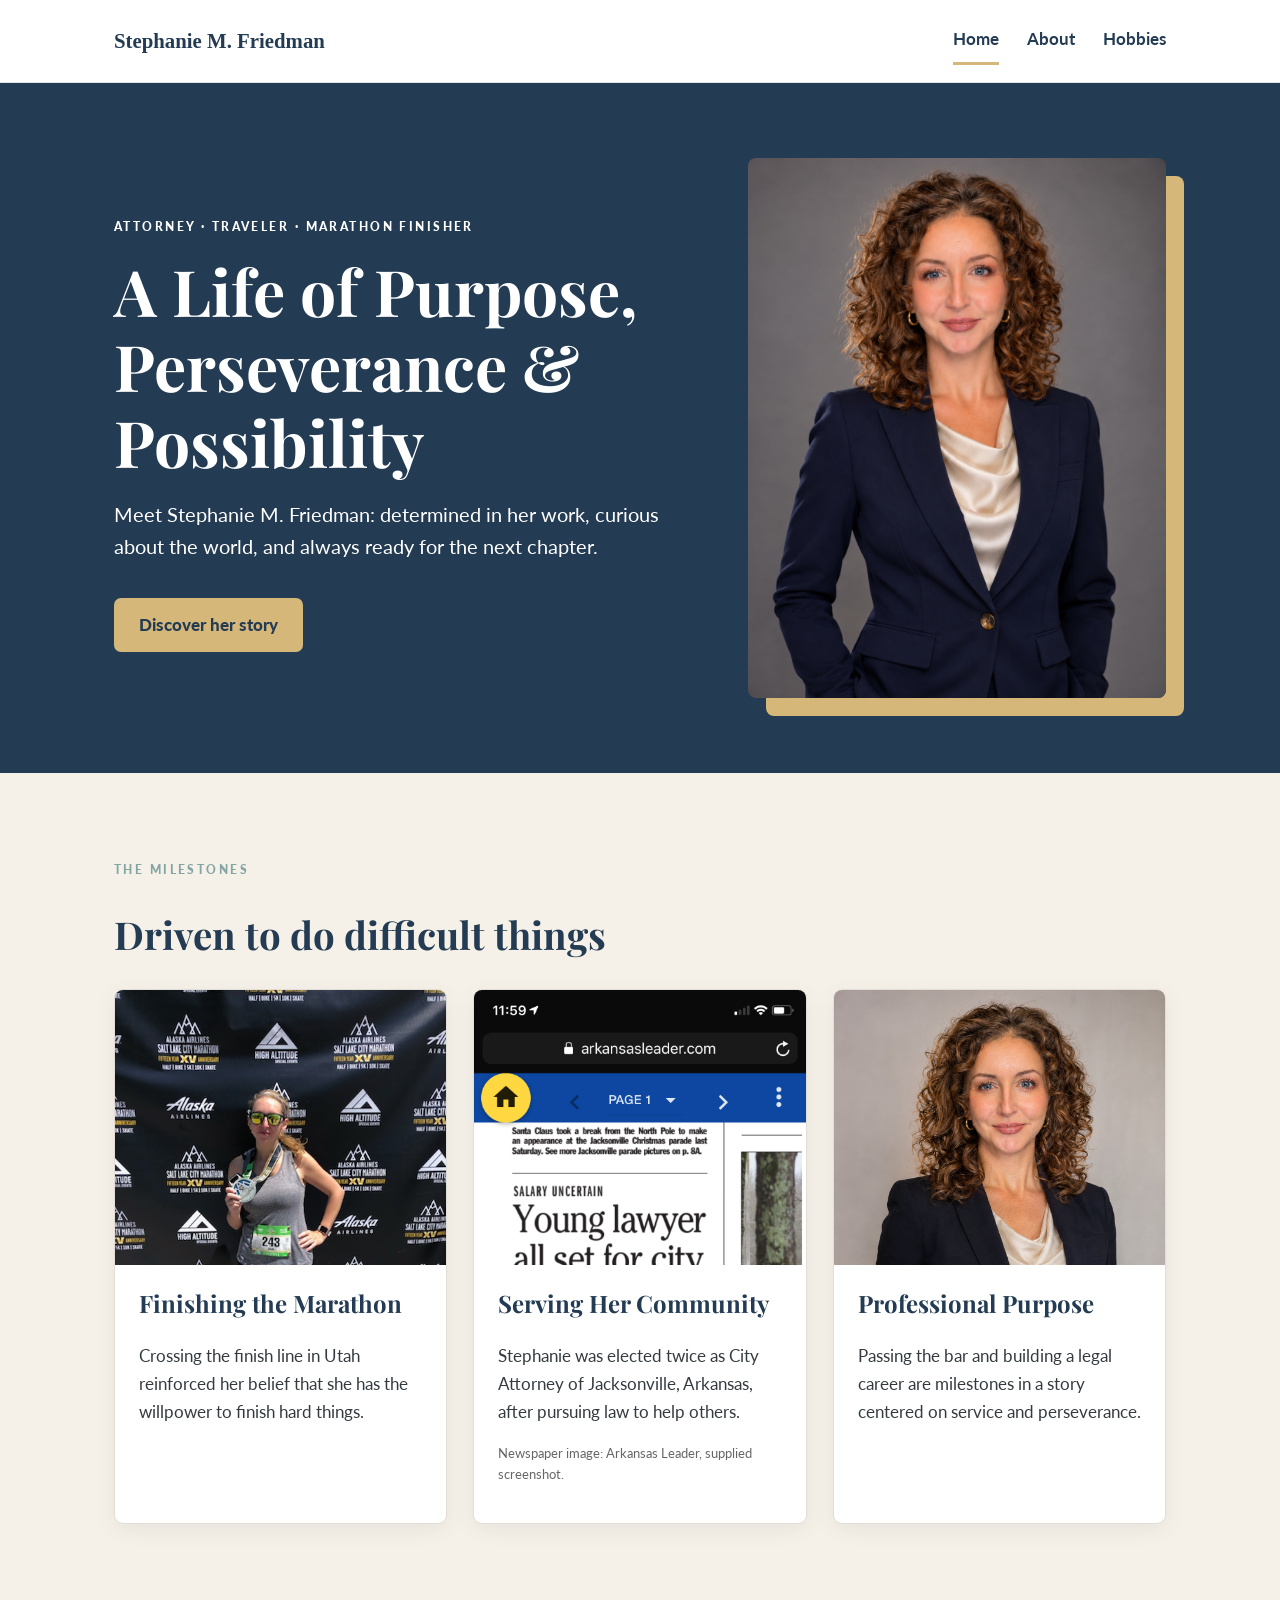
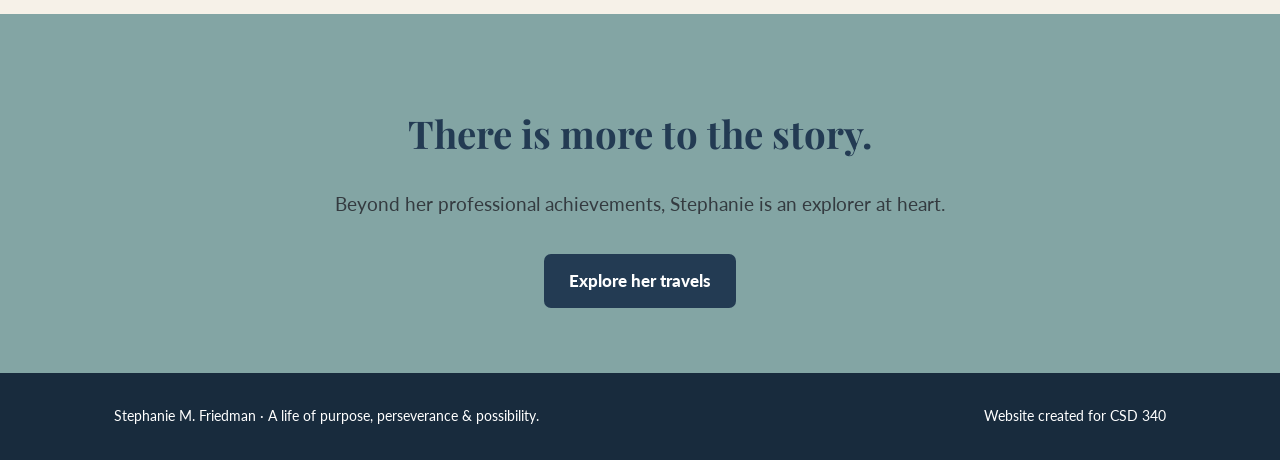
<file: index.html>
<!-- Armond Drew Byford | November 12, 2026 | CSD 340 bioSite: Development -->
<!doctype html><html lang="en"><head><meta charset="utf-8"><meta name="viewport" content="width=device-width, initial-scale=1"><meta name="description" content="Discover the story, achievements and travels of Stephanie M. Friedman."><title>Home | Stephanie M. Friedman</title><link rel="preconnect" href="https://fonts.googleapis.com"><link rel="preconnect" href="https://fonts.gstatic.com" crossorigin><link href="https://fonts.googleapis.com/css2?family=Lato:wght@400;700;900&amp;family=Playfair+Display:wght@500;600;700&amp;display=swap" rel="stylesheet"><link rel="stylesheet" href="site.css"></head><body><a class="skip" href="#main">Skip to content</a><header class="site-header"><div class="wrap nav"><a class="brand" href="index.html">Stephanie M. Friedman</a><nav aria-label="Main navigation"><a href="index.html" aria-current="page">Home</a><a href="about.html" >About</a><a href="hobbies.html" >Hobbies</a></nav></div></header><main id="main"><section class="hero"><div class="wrap hero-grid"><div><p class="eyebrow">ATTORNEY · TRAVELER · MARATHON FINISHER</p><h1>A Life of Purpose, Perseverance &amp; Possibility</h1><p class="lead">Meet Stephanie M. Friedman: determined in her work, curious about the world, and always ready for the next chapter.</p><a class="button" href="about.html">Discover her story</a></div><img class="hero-photo" src="assets/images/stephanie-portrait.png" alt="Professional portrait of Stephanie M. Friedman"></div></section><section class="section wrap"><p class="eyebrow">THE MILESTONES</p><h2>Driven to do difficult things</h2><div class="cards"><article class="card"><img src="assets/images/salt-lake-marathon.jpg" alt="Stephanie holding her medal at the Salt Lake City Marathon"><div class="card-body"><h3>Finishing the Marathon</h3><p>Crossing the finish line in Utah reinforced her belief that she has the willpower to finish hard things.</p></div></article><article class="card"><img src="assets/images/city-attorney-article.png" alt="Arkansas Leader newspaper headline about Stephanie becoming City Attorney"><div class="card-body"><h3>Serving Her Community</h3><p>Stephanie was elected twice as City Attorney of Jacksonville, Arkansas, after pursuing law to help others.</p><p class="credit">Newspaper image: Arkansas Leader, supplied screenshot.</p></div></article><article class="card"><img src="assets/images/stephanie-professional.png" alt="Stephanie in professional attire"><div class="card-body"><h3>Professional Purpose</h3><p>Passing the bar and building a legal career are milestones in a story centered on service and perseverance.</p></div></article></div></section><section class="cta"><div class="wrap"><h2>There is more to the story.</h2><p>Beyond her professional achievements, Stephanie is an explorer at heart.</p><a class="button button-light" href="hobbies.html">Explore her travels</a></div></section></main><footer><div class="wrap"><span>Stephanie M. Friedman · A life of purpose, perseverance &amp; possibility.</span><span>Website created for CSD 340</span></div></footer></body></html>
</file>
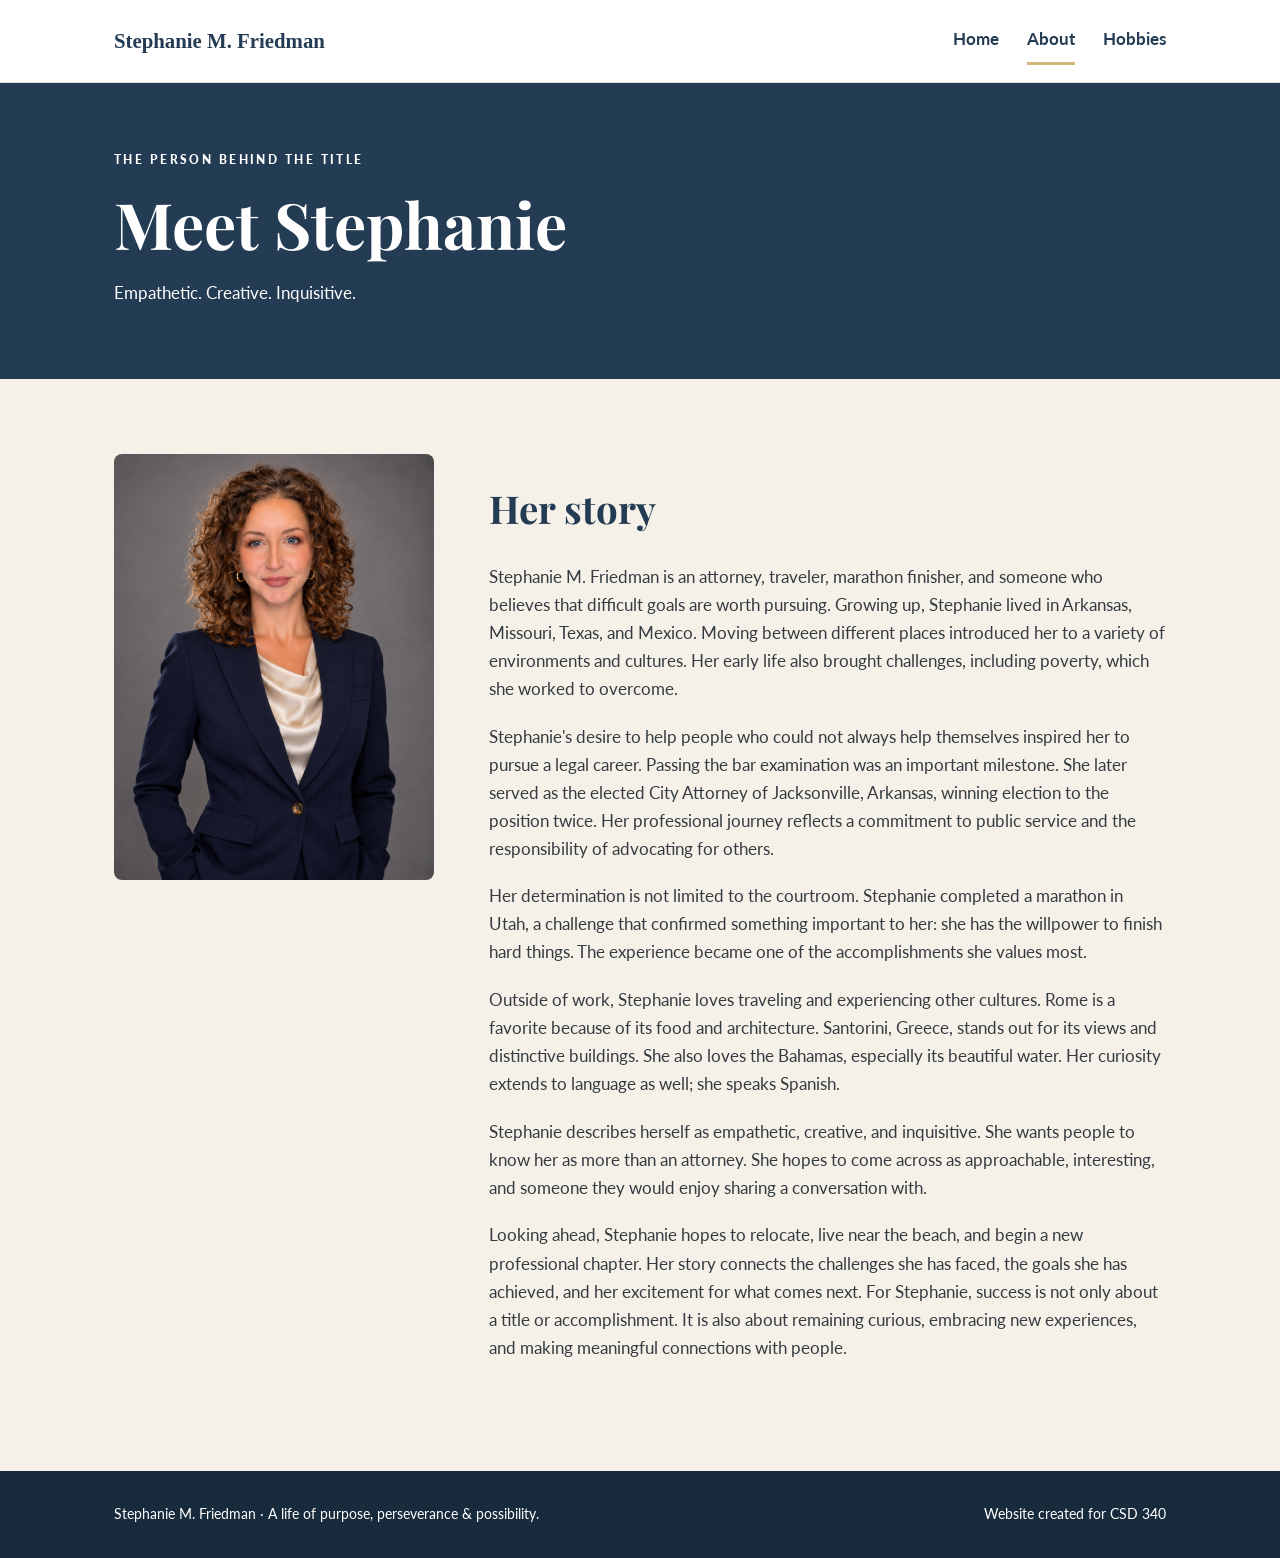
<file: about.html>
<!-- Armond Drew Byford | November 12, 2026 | CSD 340 bioSite: Development -->
<!doctype html><html lang="en"><head><meta charset="utf-8"><meta name="viewport" content="width=device-width, initial-scale=1"><meta name="description" content="Discover the story, achievements and travels of Stephanie M. Friedman."><title>About | Stephanie M. Friedman</title><link rel="preconnect" href="https://fonts.googleapis.com"><link rel="preconnect" href="https://fonts.gstatic.com" crossorigin><link href="https://fonts.googleapis.com/css2?family=Lato:wght@400;700;900&amp;family=Playfair+Display:wght@500;600;700&amp;display=swap" rel="stylesheet"><link rel="stylesheet" href="site.css"></head><body><a class="skip" href="#main">Skip to content</a><header class="site-header"><div class="wrap nav"><a class="brand" href="index.html">Stephanie M. Friedman</a><nav aria-label="Main navigation"><a href="index.html" >Home</a><a href="about.html" aria-current="page">About</a><a href="hobbies.html" >Hobbies</a></nav></div></header><main id="main"><section class="page-banner"><div class="wrap"><p class="eyebrow">THE PERSON BEHIND THE TITLE</p><h1>Meet Stephanie</h1><p>Empathetic. Creative. Inquisitive.</p></div></section><section class="section wrap about"><img src="assets/images/stephanie-portrait.png" alt="Portrait of Stephanie M. Friedman"><div><h2>Her story</h2><p>Stephanie M. Friedman is an attorney, traveler, marathon finisher, and someone who believes that difficult goals are worth pursuing. Growing up, Stephanie lived in Arkansas, Missouri, Texas, and Mexico. Moving between different places introduced her to a variety of environments and cultures. Her early life also brought challenges, including poverty, which she worked to overcome.</p><p>Stephanie's desire to help people who could not always help themselves inspired her to pursue a legal career. Passing the bar examination was an important milestone. She later served as the elected City Attorney of Jacksonville, Arkansas, winning election to the position twice. Her professional journey reflects a commitment to public service and the responsibility of advocating for others.</p><p>Her determination is not limited to the courtroom. Stephanie completed a marathon in Utah, a challenge that confirmed something important to her: she has the willpower to finish hard things. The experience became one of the accomplishments she values most.</p><p>Outside of work, Stephanie loves traveling and experiencing other cultures. Rome is a favorite because of its food and architecture. Santorini, Greece, stands out for its views and distinctive buildings. She also loves the Bahamas, especially its beautiful water. Her curiosity extends to language as well; she speaks Spanish.</p><p>Stephanie describes herself as empathetic, creative, and inquisitive. She wants people to know her as more than an attorney. She hopes to come across as approachable, interesting, and someone they would enjoy sharing a conversation with.</p><p>Looking ahead, Stephanie hopes to relocate, live near the beach, and begin a new professional chapter. Her story connects the challenges she has faced, the goals she has achieved, and her excitement for what comes next. For Stephanie, success is not only about a title or accomplishment. It is also about remaining curious, embracing new experiences, and making meaningful connections with people.</p></div></section></main><footer><div class="wrap"><span>Stephanie M. Friedman · A life of purpose, perseverance &amp; possibility.</span><span>Website created for CSD 340</span></div></footer></body></html>
</file>
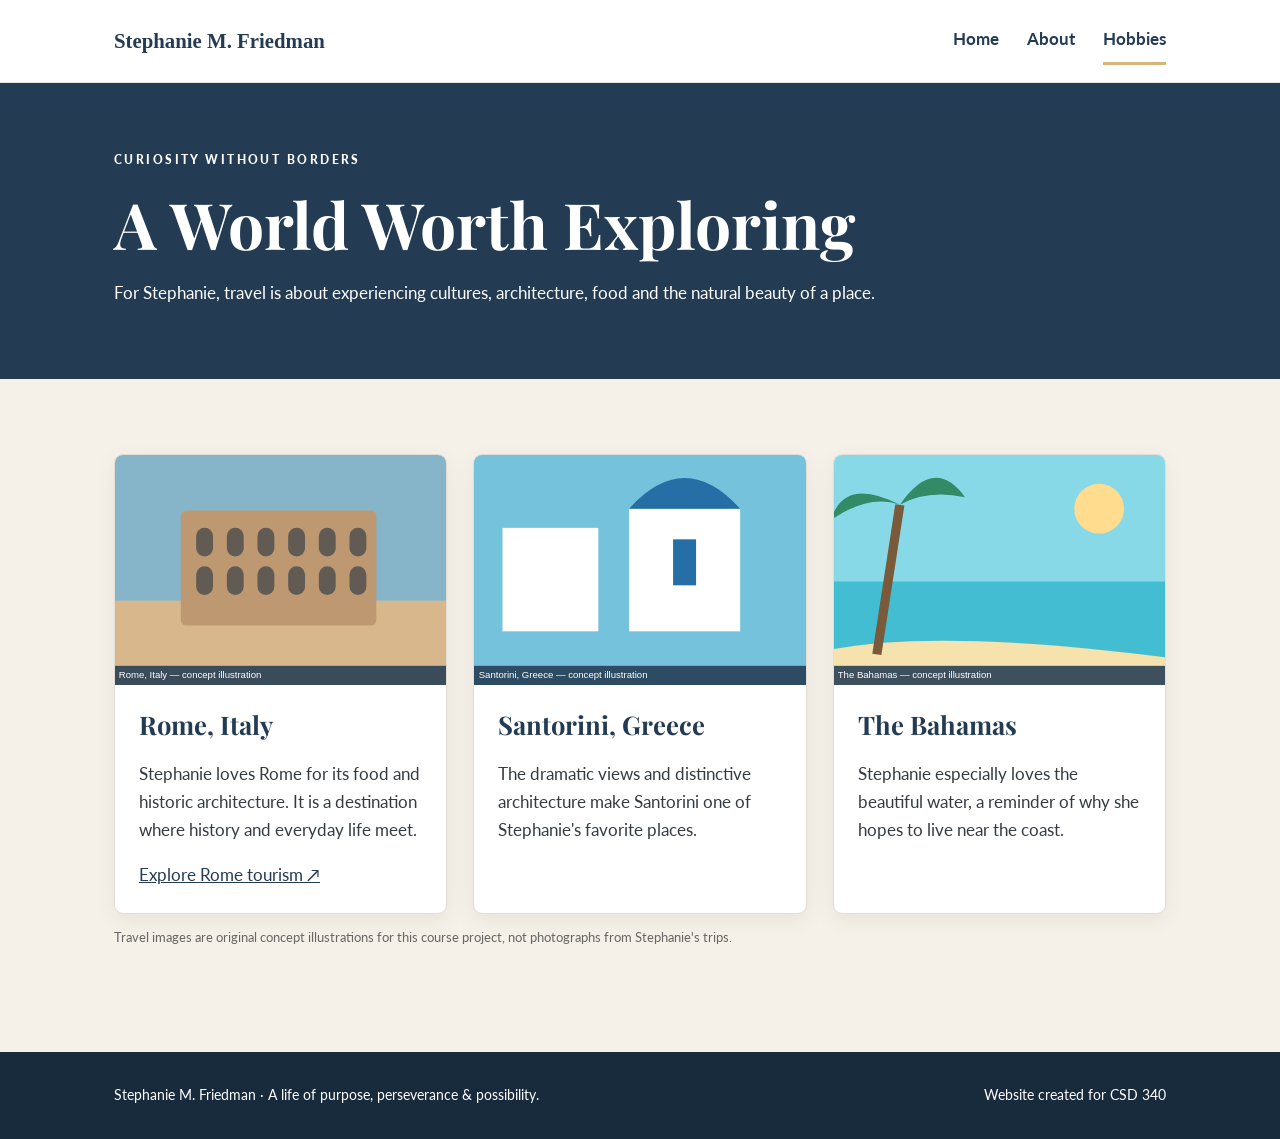
<file: hobbies.html>
<!-- Armond Drew Byford | November 12, 2026 | CSD 340 bioSite: Development -->
<!doctype html><html lang="en"><head><meta charset="utf-8"><meta name="viewport" content="width=device-width, initial-scale=1"><meta name="description" content="Discover the story, achievements and travels of Stephanie M. Friedman."><title>Hobbies | Stephanie M. Friedman</title><link rel="preconnect" href="https://fonts.googleapis.com"><link rel="preconnect" href="https://fonts.gstatic.com" crossorigin><link href="https://fonts.googleapis.com/css2?family=Lato:wght@400;700;900&amp;family=Playfair+Display:wght@500;600;700&amp;display=swap" rel="stylesheet"><link rel="stylesheet" href="site.css"></head><body><a class="skip" href="#main">Skip to content</a><header class="site-header"><div class="wrap nav"><a class="brand" href="index.html">Stephanie M. Friedman</a><nav aria-label="Main navigation"><a href="index.html" >Home</a><a href="about.html" >About</a><a href="hobbies.html" aria-current="page">Hobbies</a></nav></div></header><main id="main"><section class="page-banner"><div class="wrap"><p class="eyebrow">CURIOSITY WITHOUT BORDERS</p><h1>A World Worth Exploring</h1><p>For Stephanie, travel is about experiencing cultures, architecture, food and the natural beauty of a place.</p></div></section><section class="section wrap"><div class="cards travel"><article class="card"><img src="assets/images/rome-concept.svg" alt="Illustration of Roman architecture, not a photograph"><div class="card-body"><h2>Rome, Italy</h2><p>Stephanie loves Rome for its food and historic architecture. It is a destination where history and everyday life meet.</p><a href="https://www.turismoroma.it/en" target="_blank" rel="noopener noreferrer">Explore Rome tourism ↗</a></div></article><article class="card"><img src="assets/images/santorini-concept.svg" alt="Illustration of white buildings and blue dome in Santorini, not a photograph"><div class="card-body"><h2>Santorini, Greece</h2><p>The dramatic views and distinctive architecture make Santorini one of Stephanie's favorite places.</p></div></article><article class="card"><img src="assets/images/bahamas-concept.svg" alt="Illustration of tropical blue water and beach, not a photograph"><div class="card-body"><h2>The Bahamas</h2><p>Stephanie especially loves the beautiful water, a reminder of why she hopes to live near the coast.</p></div></article></div><p class="note">Travel images are original concept illustrations for this course project, not photographs from Stephanie's trips.</p></section></main><footer><div class="wrap"><span>Stephanie M. Friedman · A life of purpose, perseverance &amp; possibility.</span><span>Website created for CSD 340</span></div></footer></body></html>
</file>
<file: site.css>
/* Armond Drew Byford | November 12, 2026 | CSD 340 bioSite: Development */
*{box-sizing:border-box}html{scroll-behavior:smooth}body{margin:0;color:#343b40;background:#f6f1e8;font:17px/1.65 Lato,Arial,sans-serif}h1,h2,h3{font-family:"Playfair Display",Georgia,serif;color:#233b53;line-height:1.18}h1{font-size:clamp(2.5rem,5vw,4.6rem);margin:.25em 0}h2{font-size:clamp(1.8rem,3vw,2.6rem)}h3{font-size:1.5rem}a{color:#233b53}a:hover{color:#976c2c}a:focus-visible{outline:3px solid #b08743;outline-offset:4px}.wrap{max-width:1100px;margin:auto;padding:0 24px}.site-header{background:#fff;border-bottom:1px solid #e5e2dd}.nav{display:flex;align-items:center;justify-content:space-between;gap:20px;min-height:82px}.brand{font:700 1.3rem Georgia,serif;text-decoration:none}.nav nav{display:flex;gap:28px}.nav nav a{text-decoration:none;font-weight:700;padding:8px 0;border-bottom:3px solid transparent}.nav nav a[aria-current=page]{border-color:#d5b77a}.hero{background:#233b53;color:#fff}.hero-grid{display:grid;grid-template-columns:1.1fr .8fr;align-items:center;gap:60px;padding-top:75px;padding-bottom:75px}.hero h1,.hero p{color:#fff}.hero-photo{width:100%;height:540px;object-fit:cover;object-position:center top;border-radius:8px;box-shadow:18px 18px 0 #d5b77a}.eyebrow{font-size:.76rem;letter-spacing:.2em;font-weight:900;color:#83a5a4}.lead{font-size:1.22rem;max-width:600px}.button{display:inline-block;padding:13px 25px;margin-top:15px;border-radius:7px;background:#d5b77a;color:#233b53;text-decoration:none;font-weight:900}.button:hover{background:#f6f1e8;color:#233b53}.section{padding-top:75px;padding-bottom:90px}.cards{display:grid;grid-template-columns:repeat(3,1fr);gap:26px}.card{background:#fff;border:1px solid #e2ded6;border-radius:9px;overflow:hidden;box-shadow:0 6px 22px #233b5312}.card img{display:block;width:100%;height:275px;object-fit:cover;object-position:center top}.card-body{padding:24px}.card-body h3,.card-body h2{margin-top:0}.credit,.note{font-size:.82rem;color:#666}.cta{background:#83a5a4;text-align:center;padding:65px 0}.cta p{font-size:1.2rem}.button-light{background:#233b53;color:#fff}.page-banner{background:#233b53;color:#fff;padding:55px 0}.page-banner h1,.page-banner p{color:#fff}.about{display:grid;grid-template-columns:320px 1fr;gap:55px;align-items:start}.about>img{width:100%;border-radius:8px}.about p{margin:0 0 1.15em}.travel .card img{height:230px}.travel .card h2{font-size:1.6rem}footer{background:#182b3d;color:#fff;padding:32px 0;font-size:.86rem}footer .wrap{display:flex;justify-content:space-between;gap:15px}.skip{position:absolute;left:-999px;top:0;background:#fff;padding:10px}.skip:focus{left:10px;z-index:100}@media(max-width:760px){.nav{flex-direction:column;padding-top:15px;padding-bottom:12px}.hero-grid,.about{grid-template-columns:1fr}.hero-grid{gap:32px;padding-top:45px}.hero-photo{height:430px;max-width:420px}.cards{grid-template-columns:1fr}.card img{height:350px}.section{padding-top:45px;padding-bottom:55px}footer .wrap{flex-direction:column}.nav nav{gap:18px}}
</file>
